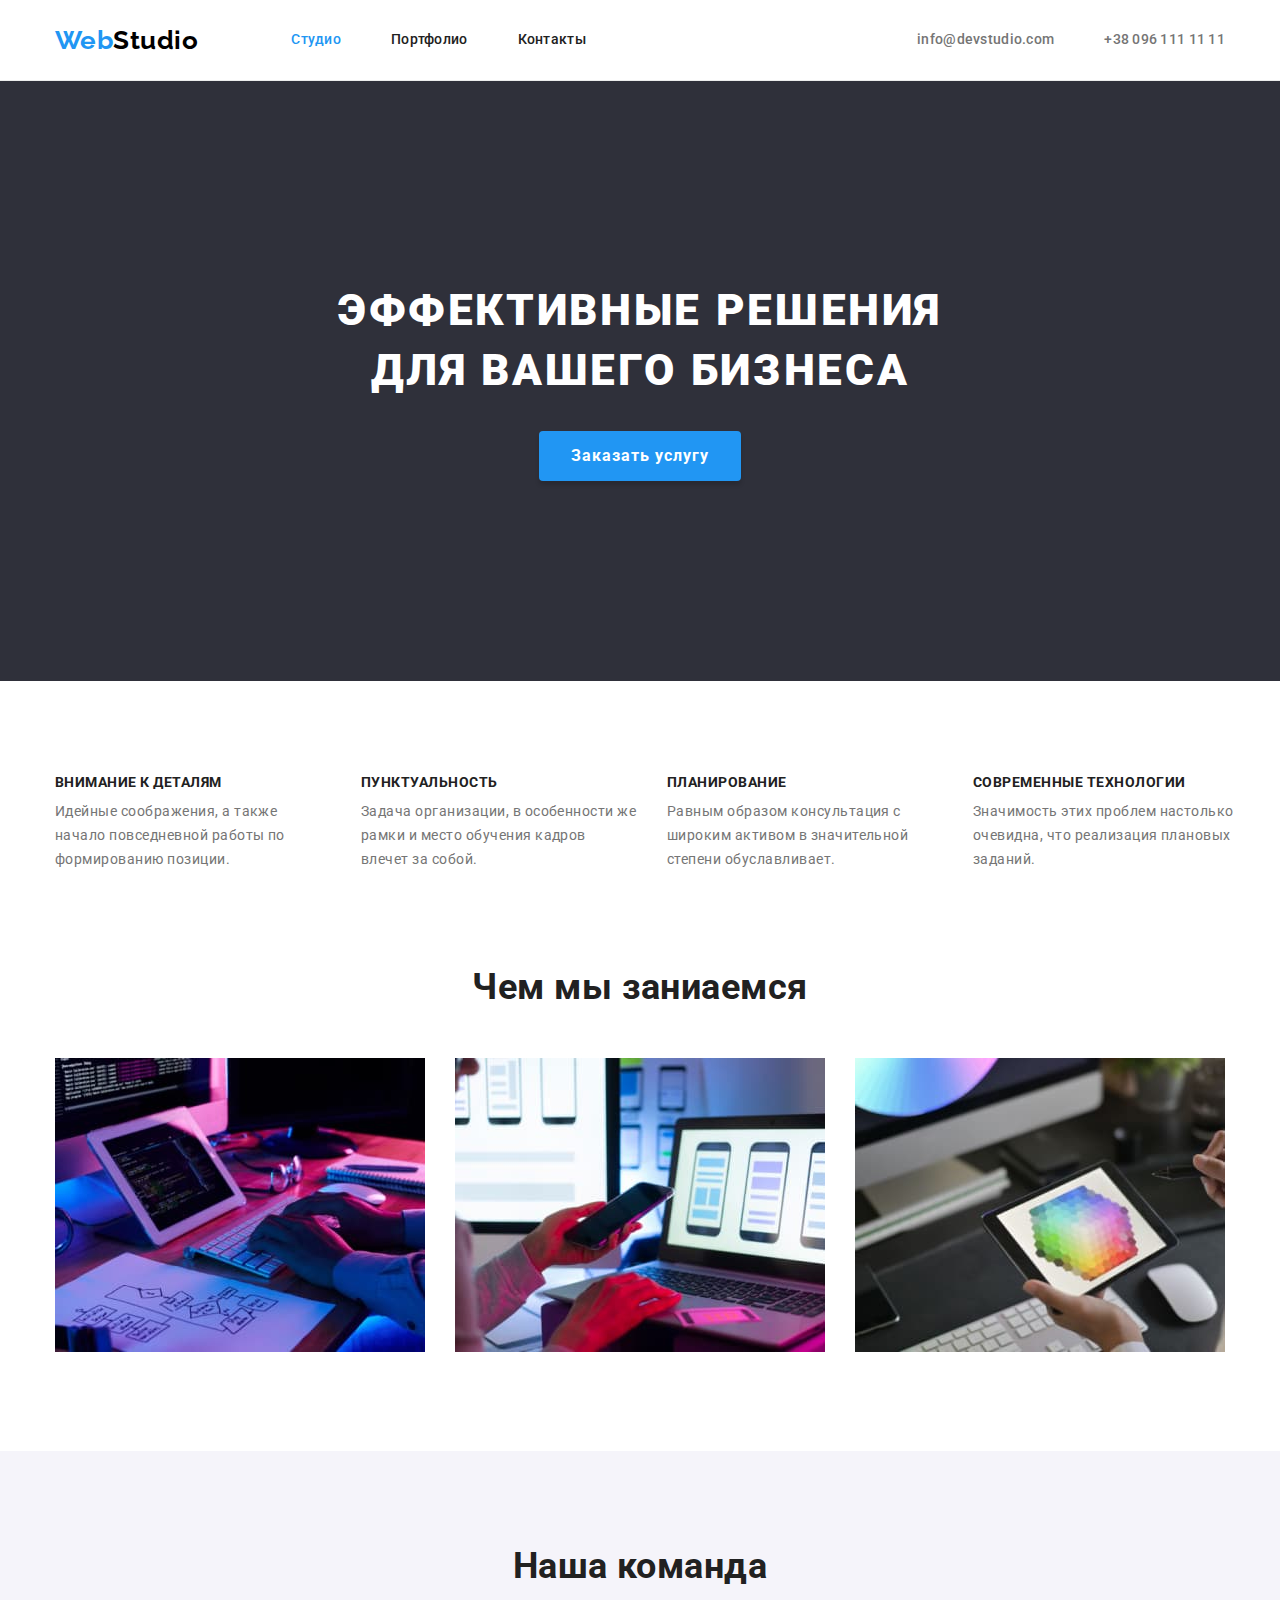
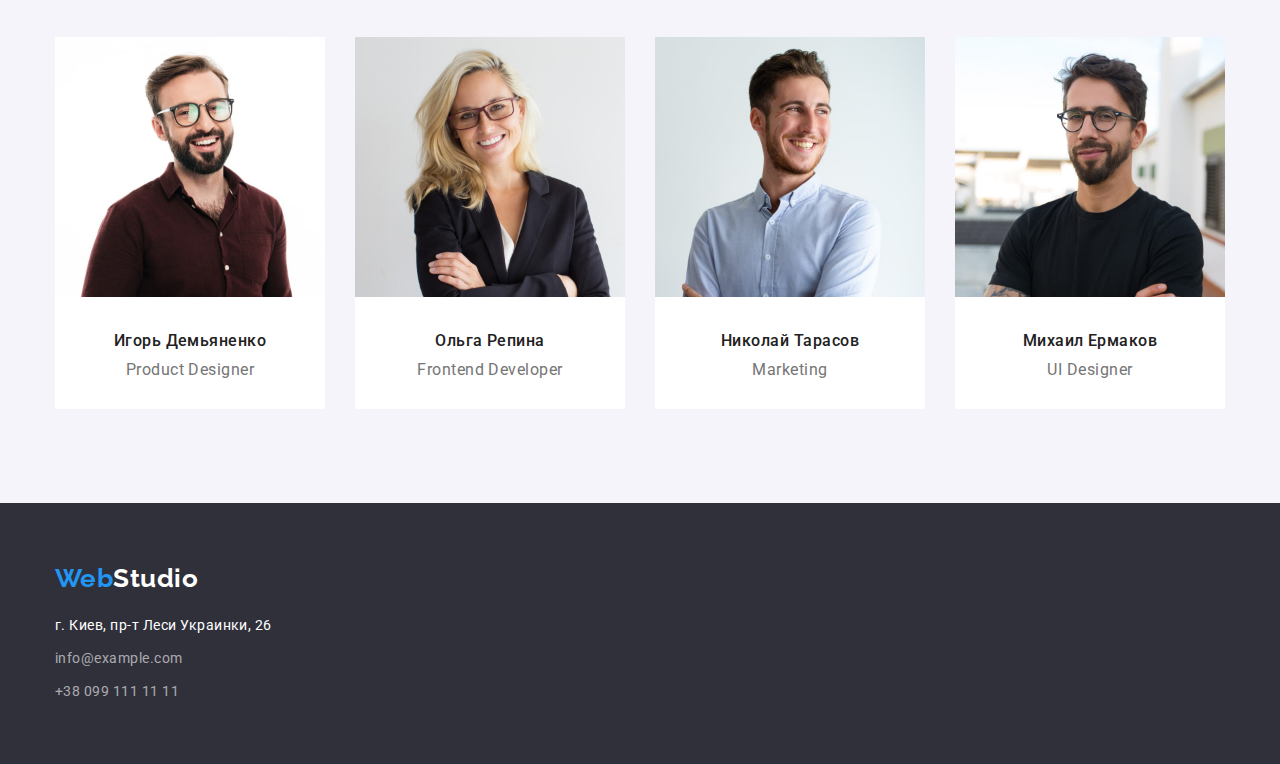
<file: index.html>
<!DOCTYPE html>
<html lang="ru">
<head>
    <meta charset="UTF-8">
    <meta http-equiv="X-UA-Compatible" content="IE=edge">
    <meta name="viewport" content="width=device-width, initial-scale=1.0">
    <title>Студио</title>
    <link href="https://fonts.googleapis.com/css2?family=Raleway:wght@700&family=Roboto:wght@400;500;700;900&display=swap"
    rel="stylesheet">
    <link rel="stylesheet" href="https://cdnjs.cloudflare.com/ajax/libs/modern-normalize/1.1.0/modern-normalize.min.css">
    <link rel="stylesheet" href="./css/style.css">
</head>

<body>

<!-- Header -->

    <header class="header">
        <div class="container head">
            <!-- Navigate -->
    
            <nav class="navigate">
                <a class="logo" href="./index.html"> <span class="logo-accent">Web</span>Studio</a>
                <ul class="list flex">
                    <li class="nav-list"><a class="link nav current" href="./index.html">Студио</a> </li>
                    <li class="nav-list"><a class="link nav" href="./portfolio.html">Портфолио</a> </li>
                    <li class="nav-list"><a class="link nav" href="">Контакты</a> </li>
                </ul>
            </nav>
    
            <!-- Conract -->
    
            <ul class="list contact flex">
                <li class="contact-list"><a class="link link-head-contact" href="mailto:info@devstudio.com">info@devstudio.com</a> </li>
                <li class="contact-list"><a class="link link-head-contact" href="tel:+380961111111">+38 096 111 11 11</a></li>
            </ul>
        </div>
    </header>

<!-- Main -->

    <main>

<!-- swcruon hero -->

        <section class="section hero-section">
            <div class="container">
            <h1 class="hero-title">ЭФФЕКТИВНЫЕ РЕШЕНИЯ<br> ДЛЯ ВАШЕГО БИЗНЕСА</h1>
            <button class="btn hero-button" type="button">Заказать услугу</button>
            </div>
        </section>

<!-- section dignity -->

        <section class="section dignity">
            <div class="container">
            <h2 class="not-displayed">Наши достоинcтва и личные качества</h2>
            <ul class="list flex dignity">
                <li class="dignity-item">
                    <h3 class="dignity-title">ВНИМАНИЕ К ДЕТАЛЯМ</h3>
                    <p class="paragraph dignity">Идейные соображения, а также начало повседневной работы по формированию позиции.</p>
                </li>
                <li class="dignity-item">
                    <h3 class="dignity-title">ПУНКТУАЛЬНОСТЬ</h3>
                    <p class="paragraph dignity">Задача организации, в особенности же рамки и место обучения кадров влечет за собой.</p>
                </li>
                <li class="dignity-item">
                    <h3 class="dignity-title">ПЛАНИРОВАНИЕ</h3>
                    <p class="paragraph dignity">Равным образом консультация с широким активом в значительной степени обуславливает.</p>
                </li>
                <li class="dignity-item">
                    <h3 class="dignity-title">СОВРЕМЕННЫЕ ТЕХНОЛОГИИ</h3>
                    <p class="paragraph dignity">Значимость этих проблем настолько очевидна, что реализация плановых заданий.</p>
                </li>
            </ul>
            </div>
        </section>

<!-- section specialization -->

        <section class="section">
            <div class="container">
            <h2 class="title-section">Чем мы заниаемся</h2>
            <ul class="list flex">
                <li class="specialization-item">
                    <img src="./images/img1box.jpg" alt="разробатываем код" width="370" height="294">
                </li>
                <li class="specialization-item">
                    <img src="./images/img2box.jpg" alt="адаптируем лоя разных устройств" width="370" height="294">
                </li>
                <li class="specialization-item">
                    <img src="./images/img3box.jpg" alt="стилизируем" width="370" height="294">
                </li>
            </ul>
            </div>
        </section>

<!-- section workers -->

        <section class="section worker-section">
            <div class="container">
            <h2 class="title-section">Наша команда</h2>
            <ul class="list flex">
                <li class="worker-item">
                    <img class="worker-photo" src="./images/photo1.jpg" alt="фото Игорь Демьяненко"  width="270" height="260">
                    <div class="worker-box">
                        <h3 class="worker-name">Игорь Демьяненко</h3>
                        <p class="paragraph worker-speciality"> Product Designer</p>
                    </div>
                </li>
                <li class="worker-item">
                    <img class="worker-photo" src="./images/photo2.jpg" alt="фото Ольга Репина"  width="270" height="260">
                    <div class="worker-box">
                        <h3 class="worker-name">Ольга Репина</h3>
                        <p class="paragraph worker-speciality"> Frontend Developer</p>
                    </div>
                </li>
                <li class="worker-item">
                    <img class="worker-photo" src="./images/photo3.jpg" alt="фото Николай Тарасовv"  width="270" height="260">
                    <div class="worker-box">
                        <h3 class="worker-name">Николай Тарасов</h3>
                        <p class="paragraph worker-speciality"> Marketing</p>
                    </div>
                </li>
                <li class="worker-item">
                    <img class="worker-photo" src="./images/photo4.jpg" alt="фото Михаил Ермаков"  width="270" height="260">
                    <div class="worker-box">
                        <h3 class="worker-name">Михаил Ермаков</h3>
                        <p class="paragraph worker-speciality"> UI Designer</p>
                    </div>
                </li>
            </ul>
            </div>
        </section>
    </main>

<!-- Footer -->

    <footer class="foot">
        <div class="container">
        <a class="logo white" href="./index.html"><span class="logo-accent">Web</span>Studio </a>
        <address class="adr">
            <ul class="list"> 
                <li class="adress-list">
                    <a class="foot-contact map" href="https://www.google.com/maps/place/%D0%B1%D1%83%D0%BB.+%D0%9B%D0%B5%D1%81%D0%B8+%D0%A3%D0%BA%D1%80%D0%B0%D0%B8%D0%BD%D0%BA%D0%B8,+26,+%D0%9A%D0%B8%D0%B5%D0%B2,+02000/@50.4265807,30.5361971,17z/data=!3m1!4b1!4m5!3m4!1s0x40d4cf0e033ecbe9:0x57a4dffefec77da0!8m2!3d50.4265807!4d30.5383858" target="_blank">г. Киев, пр-т Леси Украинки, 26</a>
                </li>
                <li class="adress-list">
                    <a class="foot-contact" href="mailto:info@example.com">info@example.com</a>
                </li>
                <li class="adress-list">
                    <a class="foot-contact" href="tel:+380991111111">+38 099 111 11 11</a>
                </li>
            </ul>
        </address>
        </div>
    </footer>

</body>

</html>
</file>
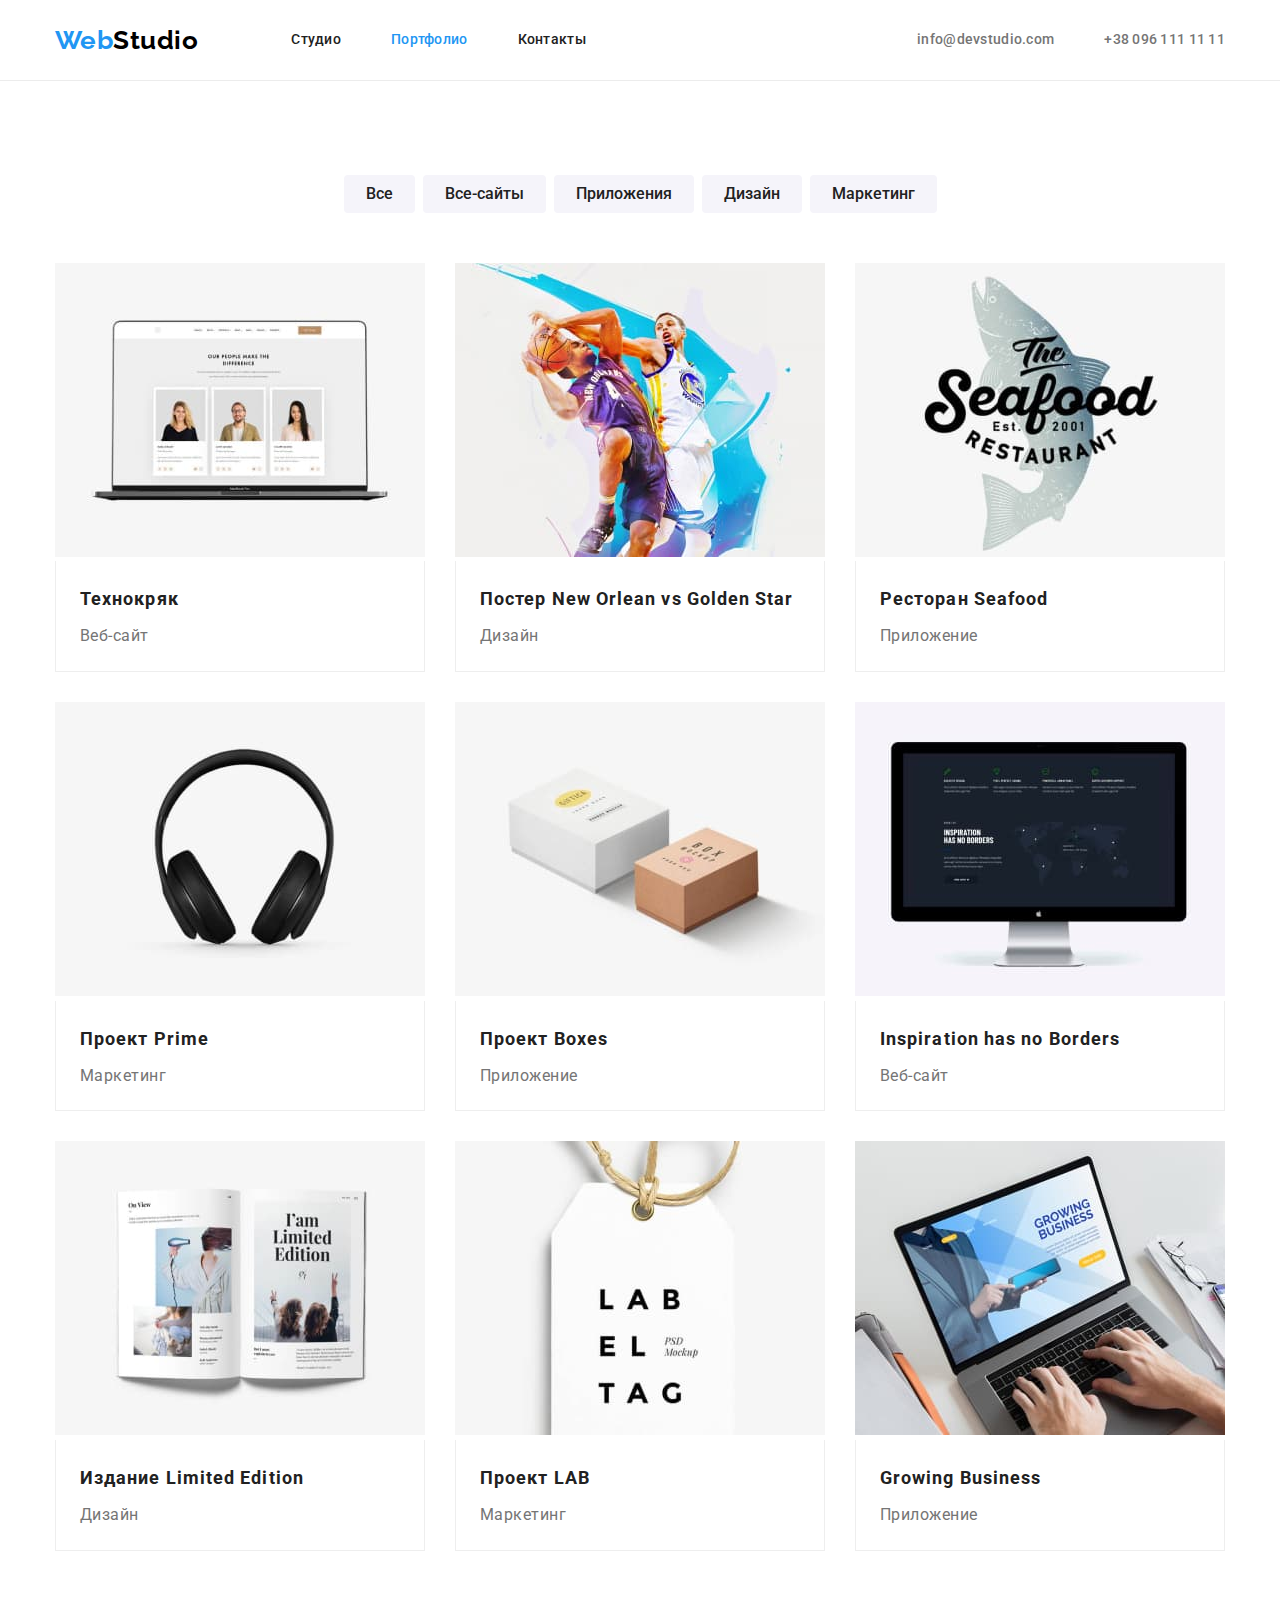
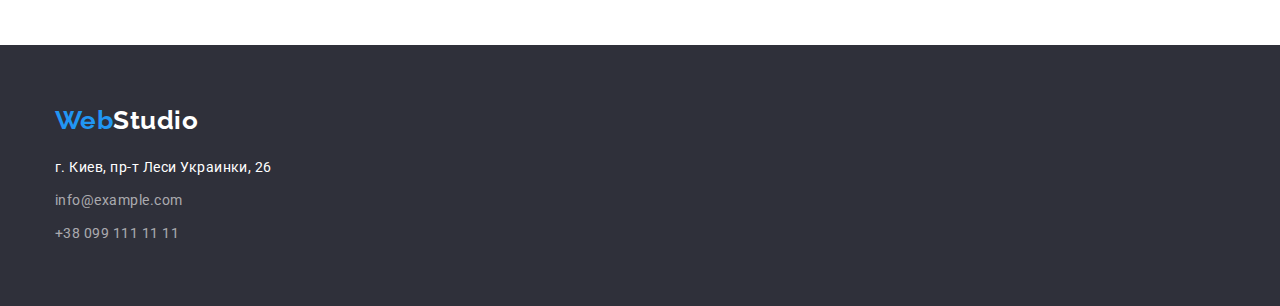
<file: portfolio.html>
<!DOCTYPE html>
<html lang="ru">

<head>
    <meta charset="UTF-8">
    <meta http-equiv="X-UA-Compatible" content="IE=edge">
    <meta name="viewport" content="width=device-width, initial-scale=1.0">
    <title>Портфолио</title>
    <link href="https://fonts.googleapis.com/css2?family=Raleway:wght@700&family=Roboto:wght@400;500;700;900&display=swap"
    rel="stylesheet">
    <link rel="stylesheet" href="https://cdnjs.cloudflare.com/ajax/libs/modern-normalize/1.1.0/modern-normalize.min.css">
    <link rel="stylesheet" href="./css/style.css">
</head>
    
<body>

    <!-- Header -->
    
    <header class="header">
        <div class="container head">
            <!-- Navigate -->
    
            <nav class="navigate">
                <a class="logo" href="./index.html"> <span class="logo-accent">Web</span>Studio</a>
                <ul class="list flex">
                    <li class="nav-list"><a class="link nav" href="./index.html">Студио</a> </li>
                    <li class="nav-list"><a class="link nav current " href="./portfolio.html">Портфолио</a> </li>
                    <li class="nav-list"><a class="link nav" href="">Контакты</a> </li>
                </ul>
            </nav>
    
            <!-- Conract -->
    
            <ul class="list contact flex">
                <li class="contact-list"><a class="link link-head-contact" href="mailto:info@devstudio.com">info@devstudio.com</a></li>
                <li class="contact-list"><a class="link link-head-contact" href="tel:+380961111111">+38 096 111 11 11</a></li>
            </ul>
        </div>
    </header>

    <!-- main -->
    <main>


        <!-- portfolio section -->
        
        <section class="section">
            <h1 class="not-displayed">Портфолио</h1>
            <div class="container portfolio">
        <!-- filters -->
                <ul class="list flex button-filter-list">
                    <li class="btn-item">
                        <button class="btn button-filter" type="button"> Все</button>
                    </li>
                    <li class="btn-item">
                        <button class="btn button-filter" type="button"> Все-сайты</button>
                    </li>
                    <li class="btn-item">
                        <button class="btn button-filter" type="button"> Приложения</button>
                    </li>
                    <li class="btn-item">
                        <button class="btn button-filter" type="button"> Дизайн</button>
                    </li>
                    <li class="btn-item">
                        <button class="btn button-filter" type="button"> Маркетинг</button>
                    </li>
                </ul>
            
                <ul class="list flex portfolio ">
                    <li class="portfolio-list">
                        <img class="portfolio-photo" src="./images/techno-crack.jpg" alt="Фото сайта" height="294" width="370">
                        <div class="portfolio-box">
                            <h3 class="portfolio-item-title">
                                Технокряк
                            </h3>
                            <p class="paragraph portfolio-sorting-item">
                                Веб-сайт
                            </p>
                        </div>
                    </li>
                    <li class="portfolio-list">
                        <img class="portfolio-photo" src="./images/poster.jpg" alt="Фото постера" height="294" width="370">
                        <div class="portfolio-box">
                            <h3 class="portfolio-item-title">
                                Постер New Orlean vs Golden Star
                            </h3>
                            <p class="paragraph portfolio-sorting-item">
                                Дизайн
                            </p>
                        </div>
                    </li>
                    <li class="portfolio-list">
                        <img class="portfolio-photo" src="./images/restaurant.jpg" alt="Фото приложения" height="294" width="370">
                        <div class="portfolio-box">
                            <h3 class="portfolio-item-title">
                                Ресторан Seafood
                            </h3>
                            <p class="paragraph portfolio-sorting-item">
                                Приложение
                            </p>
                        </div>
                    </li>
                    <li class="portfolio-list">
                        <img class="portfolio-photo" src="./images/project-prime.jpg" alt="Наушники" height="294" width="370">
                        <div class="portfolio-box">
                            <h3 class="portfolio-item-title">
                                Проект Prime
                            </h3>
                            <p class="paragraph portfolio-sorting-item">
                                Маркетинг
                            </p>
                        </div>
                    </li>
                    <li class="portfolio-list">
                        <img class="portfolio-photo" src="./images/project-boxes.jpg" alt="Фото приложения" height="294" width="370">
                        <div class="portfolio-box">
                            <h3 class="portfolio-item-title">
                                Проект Boxes
                            </h3>
                            <p class="paragraph portfolio-sorting-item">
                                Приложение
                            </p>
                        </div>
                    </li>
                    <li class="portfolio-list">
                        <img class="portfolio-photo" src="./images/inspiration.jpg" alt="Фото сайта" height="294" width="370">
                        <div class="portfolio-box">
                            <h3 class="paragraph portfolio-item-title">
                                Inspiration has no Borders
                            </h3>
                            <p class="paragraph portfolio-sorting-item">
                                Веб-сайт
                            </p>
                        </div>
                    </li>
                    <li class="portfolio-list">
                        <img class="portfolio-photo" src="./images/magazine.jpg" alt="Фото журнала" height="294" width="370">
                        <div class="portfolio-box">
                            <h3 class="portfolio-item-title">
                                Издание Limited Edition
                            </h3>
                            <p class="paragraph portfolio-sorting-item">
                                Дизайн
                            </p>
                        </div>
                    </li>
                    <li class="portfolio-list">
                        <img class="portfolio-photo" src="./images/project-lab.jpg" alt="Фото бирки" height="294" width="370">
                        <div class="portfolio-box">
                            <h3 class="portfolio-item-title">
                                Проект LAB
                            </h3>
                            <p class="paragraph portfolio-sorting-item">
                                Маркетинг
                            </p>
                        </div>
                    </li>
                    <li class="portfolio-list">
                        <img class="portfolio-photo" src="./images/grovwing.jpg" alt="Фото приложения" height="294" width="370">
                        <div class="portfolio-box">
                            <h3 class="portfolio-item-title">
                                Growing Business
                            </h3>
                            <p class="paragraph portfolio-sorting-item">
                                Приложение
                            </p>
                        </div>
                    </li>
                </ul>
            </div>
        </section>
    </main>

    <!-- Footer -->
    
    <footer class="foot">
        <div class="container">
            <a class="logo white" href="./index.html"><span class="logo-accent">Web</span>Studio </a>
            <address class="adr">
                <ul class="list">
                    <li class="adress-list">
                        <a class="foot-contact map"
                            href="https://www.google.com/maps/place/%D0%B1%D1%83%D0%BB.+%D0%9B%D0%B5%D1%81%D0%B8+%D0%A3%D0%BA%D1%80%D0%B0%D0%B8%D0%BD%D0%BA%D0%B8,+26,+%D0%9A%D0%B8%D0%B5%D0%B2,+02000/@50.4265807,30.5361971,17z/data=!3m1!4b1!4m5!3m4!1s0x40d4cf0e033ecbe9:0x57a4dffefec77da0!8m2!3d50.4265807!4d30.5383858"
                            target="_blank">г. Киев, пр-т Леси Украинки, 26</a>
                    </li>
                    <li class="adress-list">
                        <a class="foot-contact" href="mailto:info@example.com">info@example.com</a>
                    </li>
                    <li class="adress-list">
                        <a class="foot-contact" href="tel:+380991111111">+38 099 111 11 11</a>
                    </li>
                </ul>
            </address>
        </div>
    </footer>

</body>

</html>
</file>
<file: css/style.css>
:root {
  --promary-text-color: #000000;
  --link-text-color: #212121;
  --contact-link-text-color: #757575;
  --title-text-color: #000000;
  --accent-colot: #2196f3;
  --white-color: #ffffff;
  --button-filter: #f5f4fa;
  --second-bgc: #2f303a;
}

html {
  box-sizing: border-box;
}

*,
*::before,
*::after {
  box-sizing: inherit;
}

/* body */

body {
  background-color: var(--white-color);
  color: var(--contact-link-text-color);

  font-family: Roboto, sans-serif;
  letter-spacing: 0.03em;
}
.logo,
.link {
  color: var(--link-text-color);

  text-decoration: none;
}
.list {
  list-style: none;
  padding: 0;
  margin: 0;
}
.adr {
  font-style: normal;
}
.btn {
  font-family: inherit;
  border: none;
  cursor: pointer;
  position: relative;
}
.section {
  padding-top: 94px;
  padding-bottom: 94px;
  /* outline: 5px solid yellowgreen; */
}
.container {
  width: 1200px;
  margin-left: auto;
  margin-right: auto;
  padding-left: 15px;
  padding-right: 15px;
}

.title-section,
.hero-title,
.worker-name,
.portfolio-item-title,
.dignity-title,
.paragraph,
.not-displayed {
  padding: 0px;
  margin: 0px;
}

.list.flex {
  display: flex;
  flex-wrap: wrap;
  align-items: center;
}

.not-displayed {
  position: fixed;
  transform: scale(0);
}

/* Header */

.header {
  border-bottom: 1px solid #ececec;
}

.container.head {
  display: flex;
  align-items: center;
}

.link.nav,
.link.link-head-contact {
  display: block;
  padding-top: 32px;
  padding-bottom: 32px;
  font-weight: 500;
  font-size: 14px;
  line-height: 1.14;
  letter-spacing: 0.02em;
}
.list.contact {
  margin-left: auto;
}

/* Logo */

.navigate {
  display: flex;
  align-items: center;
}
nav > .logo {
  margin-right: 93px;
}
.logo {
  color: var(--promary-text-color);

  font-family: Raleway, sans-serif;
  font-weight: 700;
  font-size: 26px;
  line-height: 1.19;
}
.logo-accent {
  color: var(--accent-colot);
}

/* Navigate */

.nav-list:not(last-child) {
  margin-right: 50px;
}
.link {
  color: var(--link-text-color);
}
.link.current {
  color: var(--accent-colot);
}
.link:hover,
.link:focus {
  color: var(--accent-colot);
}
.link-head-contact {
  color: var(--contact-link-text-color);
}
.contact-list:not(:last-child) {
  margin-right: 50px;
}
.link-head-contact:hover,
.link-head-contact:focus {
  color: var(--accent-colot);
}
.head-contact,
.nav-link {
  letter-spacing: 0.02em;
  font-weight: 500;
  font-size: 14px;
  line-height: 1.14;
}

/* Footer */

.foot {
  background-color: var(--second-bgc);
  padding-top: 60px;
  padding-bottom: 60px;
}

.logo.white {
  display: inline-block;
  margin-bottom: 20px;

  color: var(--white-color);
}
.foot-contact.map {
  color: var(--white-color);
  display: inline-block;
  text-decoration: none;

  font-size: 14px;
  line-height: 1.71;
}
.foot-contact {
  color: rgba(255, 255, 255, 0.6);
  display: inline-block;
  text-decoration: none;

  font-size: 14px;
  line-height: 1.71;
}
.adress-list:not(:last-child) {
  margin-bottom: 9px;
}

/* Hero page */

/* section hero */

/* main */
.title-section {
  margin-bottom: 50px;

  color: var(--link-text-color);

  font-weight: 700;
  font-size: 36px;
  line-height: 1.17;
  text-align: center;
}

/* hero section  */

.hero-section {
  background-color: var(--second-bgc);
  padding-top: 200px;
  padding-bottom: 200px;
  text-align: center;
}

.hero-title {
  margin-bottom: 30px;

  color: var(--white-color);

  font-weight: 900;
  font-size: 44px;
  line-height: 1.36;

  letter-spacing: 0.06em;
  text-transform: uppercase;
}
.hero-button {
  box-shadow: 0px 4px 4px rgba(0, 0, 0, 0.15);
  border-radius: 4px;
  padding: 10px 32px;
  background-color: var(--accent-colot);
  color: var(--white-color);

  font-weight: 700;
  font-size: 16px;
  line-height: 1.87;
  text-align: center;
  letter-spacing: 0.06em;
}

/* section dignity */
.section.dignity {
  padding-bottom: 0px;
}
.list.flex.dignity {
  margin-right: -30px;
}

.list.dignity > .dignity-item {
  flex-basis: calc(100% / 4 - 24px);
}
.dignity-item:not(:last-child) {
  margin-right: 30px;
}

.dignity-title {
  margin-bottom: 10px;

  color: var(--link-text-color);
  font-weight: 700;
  font-size: 14px;
  line-height: 1.14;
  text-transform: uppercase;
}
.paragraph.dignity {
  font-size: 14px;
  line-height: 1.71;
}

/* Section specialization */

.specialization-item:not(:last-child) {
  margin-right: 30px;
}
/* Section worker */

.worker-section {
  background-color: #f5f4fa;
}
.worker-item {
  background-color: var(--white-color);
}
.worker-item:not(:last-child) {
  margin-right: 30px;
}
.worker-box {
  padding: 30px 15px;
}
.worker-name {
  margin-bottom: 10px;
  color: var(--link-text-color);

  font-weight: 500;
  font-size: 16px;
  line-height: 1.19;
  text-align: center;
}
.worker-speciality {
  color: var(--contact-link-text-color);

  font-size: 16px;
  line-height: 1.19;
  text-align: center;
}

/* Portfolio page */

/* button */
.list.button-filter-list {
  justify-content: center;
}

.button-filter {
  padding: 6px 22px;
  background-color: var(--button-filter);
  color: var(--link-text-color);

  font-weight: 500;
  font-size: 16px;
  line-height: 1.62;
  text-align: center;
  border-radius: 4px;
}
.button-filter:hover {
  color: var(--white-color);
  background-color: var(--accent-colot);
}
.list.button-filter-list {
  margin-bottom: 50px;
}
.btn-item:not(:last-child) {
  margin-right: 8px;
}

/* portfolio section */

.portfolio-list {
  background-color: var(--white-color);
  margin-right: 30px;
  margin-bottom: 30px;
}
.portfolio-list:nth-child(3n) {
  margin-right: 0px;
}
.portfolio-list:nth-last-child(-n + 3) {
  margin-bottom: 0px;
}

.portfolio-box {
  padding: 20px 24px;
  border-left: 1px solid #eeeeee;
  border-right: 1px solid #eeeeee;
  border-bottom: 1px solid #eeeeee;
}
.portfolio-item-title {
  margin-bottom: 4px;

  color: var(--link-text-color);

  font-weight: 700;
  font-size: 18px;
  line-height: 2;
  letter-spacing: 0.06em;
}
.portfolio-sorting-item {
  color: var(--contact-link-text-color);

  font-size: 16px;
  line-height: 1.87;
}
</file>
